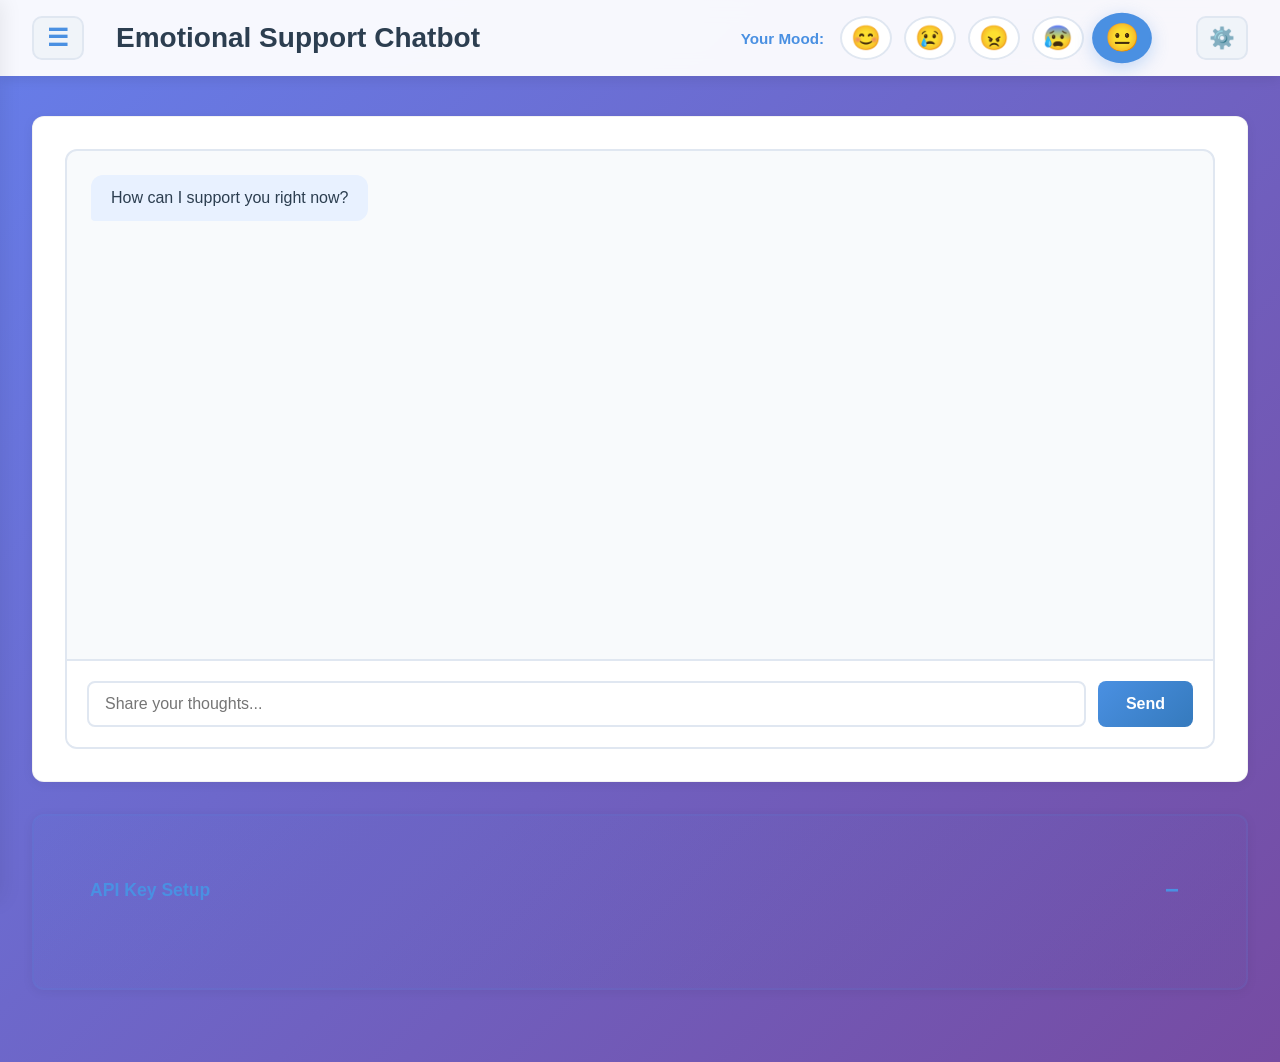
<file: index.html>
<!DOCTYPE html>
<html lang="en">
  <head>
    <meta charset="UTF-8" />
    <meta name="viewport" content="width=device-width, initial-scale=1.0" />
    <title>Wellness Tracker - Home</title>
    <link rel="stylesheet" href="styles.css" />
  </head>
  <body>
    <nav id="sidebar">
      <div class="sidebar-header">
        <h2>Wellness</h2>
        <button id="sidebar-toggle">☰</button>
      </div>
      <ul>
        <li><a href="index.html">Home</a></li>
        <li><a href="goals.html">Goals</a></li>
        <li><a href="tracker.html">Tracker</a></li>
        <li><a href="games.html">Games</a></li>
        <li><a href="login.html">Login</a></li>
        <li><a href="signup.html" class="primary-btn">Sign Up</a></li>
        <li id="logout-nav"><a href="#" id="logout-link" class="back-btn">Logout</a></li>
      </ul>
    </nav>
    <div id="main-content">
      <header>
        <div class="header-left">
          <button id="sidebar-toggle-desktop">☰</button>
          <button id="sidebar-toggle-mobile">☰</button>
        </div>
        <h1>Emotional Support Chatbot</h1>
        <div id="mood-selector">
          <label>Your Mood:</label>
          <div class="mood-options">
            <button class="mood-btn" data-mood="happy">😊</button>
            <button class="mood-btn" data-mood="sad">😢</button>
            <button class="mood-btn" data-mood="angry">😠</button>
            <button class="mood-btn" data-mood="anxious">😰</button>
            <button class="mood-btn" data-mood="neutral">😐</button>
          </div>
        </div>
        <button
          id="api-toggle-btn"
          class="api-toggle-btn"
          title="API Key Settings"
        >
          ⚙️
        </button>
      </header>
      <main>
        <section id="chatbot">
          <div id="chat-window">
            <div id="chat-messages"></div>
            <div class="chat-input-area">
              <input
                type="text"
                id="chat-input"
                placeholder="Share your thoughts..."
              />
              <button id="send-chat">Send</button>
            </div>
          </div>
        </section>
        <section id="api-key-section" class="collapsed">
          <div class="api-key-header">
            <h3>API Key Setup</h3>
            <button class="api-close-btn" title="Collapse">−</button>
          </div>
          <div class="api-key-content">
            <p>
              To enable advanced AI emotional support, enter your OpenAI API
              key:
            </p>
            <input type="password" id="api-key-input" placeholder="sk-..." />
            <button id="save-api-key">Save Key</button>
            <p>
              <small
                >Note: This is stored locally in your browser for this session
                only.</small
              >
            </p>
            <div class="api-links">
              <p><strong>Don't have an API key?</strong></p>
              <ul>
                <li>
                  <a
                    href="https://platform.openai.com/account/api-keys"
                    target="_blank"
                    rel="noopener noreferrer"
                  >
                    Get OpenAI API Key →
                  </a>
                </li>
                <li>
                  <a
                    href="https://console.anthropic.com/account/keys"
                    target="_blank"
                    rel="noopener noreferrer"
                  >
                    Get Anthropic API Key →
                  </a>
                </li>
                <li>
                  <a
                    href="https://ai.google.dev/tutorials/setup"
                    target="_blank"
                    rel="noopener noreferrer"
                  >
                    Get Google Gemini API Key →
                  </a>
                </li>
              </ul>
            </div>
          </div>
        </section>
      </main>
    </div>
    <script src="home.js"></script>
  </body>
</html>
</file>
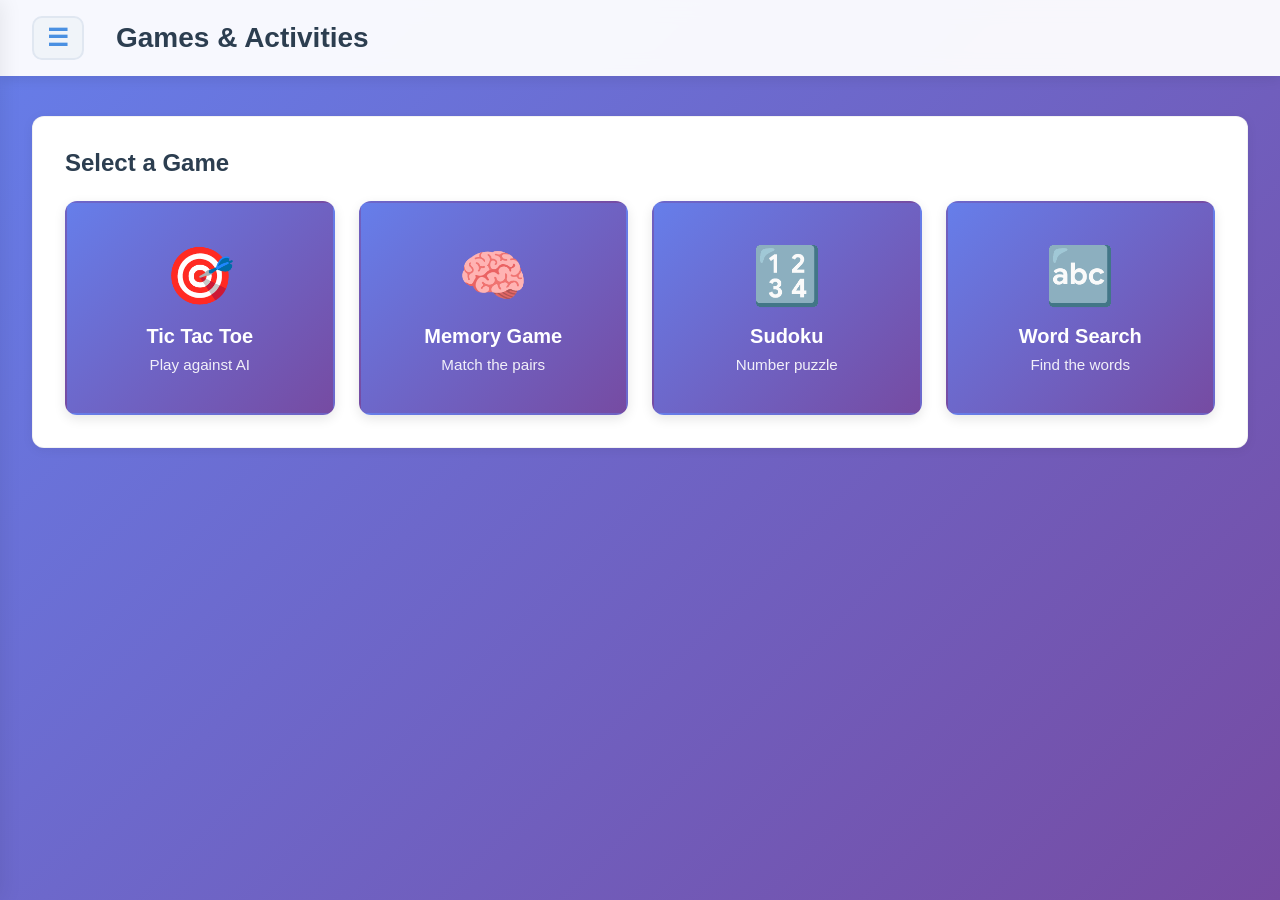
<file: games.html>
<!DOCTYPE html>
<html lang="en">
  <head>
    <meta charset="UTF-8" />
    <meta name="viewport" content="width=device-width, initial-scale=1.0" />
    <title>Wellness Tracker - Games</title>
    <link rel="stylesheet" href="styles.css" />
  </head>
  <body>
    <nav id="sidebar">
      <div class="sidebar-header">
        <h2>Wellness</h2>
        <button id="sidebar-toggle">☰</button>
      </div>
      <ul>
        <li><a href="index.html">Home</a></li>
        <li><a href="goals.html">Goals</a></li>
        <li><a href="tracker.html">Tracker</a></li>
        <li><a href="games.html">Games</a></li>
      </ul>
    </nav>
    <div id="main-content">
      <header>
        <div class="header-left">
          <button id="sidebar-toggle-desktop">☰</button>
          <button id="sidebar-toggle-mobile">☰</button>
        </div>
        <h1>Games & Activities</h1>
      </header>
      <main>
        <section id="game-container">
          <h2>Select a Game</h2>
          <div id="game-cards" class="game-cards">
            <div class="game-card" data-game="tic-tac-toe">
              <div class="game-icon">🎯</div>
              <h3>Tic Tac Toe</h3>
              <p>Play against AI</p>
            </div>
            <div class="game-card" data-game="memory">
              <div class="game-icon">🧠</div>
              <h3>Memory Game</h3>
              <p>Match the pairs</p>
            </div>
            <div class="game-card" data-game="sudoku">
              <div class="game-icon">🔢</div>
              <h3>Sudoku</h3>
              <p>Number puzzle</p>
            </div>
            <div class="game-card" data-game="word-search">
              <div class="game-icon">🔤</div>
              <h3>Word Search</h3>
              <p>Find the words</p>
            </div>
          </div>
        </section>
        <section id="tic-tac-toe" class="game-section hidden">
          <div class="game-header">
            <h2>Tic Tac Toe</h2>
            <button class="back-btn">← Back</button>
          </div>
          <div class="game-mode-selector">
            <button class="mode-btn active" data-mode="ai">Play vs AI</button>
            <button class="mode-btn" data-mode="human">Play vs Human</button>
          </div>
          <div class="game-content">
            <div class="board">
              <div class="cell" data-index="0"></div>
              <div class="cell" data-index="1"></div>
              <div class="cell" data-index="2"></div>
              <div class="cell" data-index="3"></div>
              <div class="cell" data-index="4"></div>
              <div class="cell" data-index="5"></div>
              <div class="cell" data-index="6"></div>
              <div class="cell" data-index="7"></div>
              <div class="cell" data-index="8"></div>
            </div>
            <div class="game-result"></div>
            <button class="reset-btn">New Game</button>
          </div>
        </section>
        <section id="memory-game" class="game-section hidden">
          <div class="game-header">
            <h2>Memory Game</h2>
            <button class="back-btn">← Back</button>
          </div>
          <div class="game-content">
            <div class="memory-board"></div>
            <div class="game-stats">
              <p>Moves: <span id="memory-moves">0</span></p>
              <p>Time: <span id="memory-time">0s</span></p>
            </div>
            <button class="reset-btn">New Game</button>
          </div>
        </section>
        <section id="sudoku" class="game-section hidden">
          <div class="game-header">
            <h2>Sudoku</h2>
            <button class="back-btn">← Back</button>
          </div>
          <div class="game-content">
            <div class="sudoku-board"></div>
            <div class="sudoku-controls">
              <button class="reset-btn">New Puzzle</button>
              <button id="solve-btn">Solve</button>
              <button id="hint-btn">Hint</button>
            </div>
          </div>
        </section>
        <section id="word-search" class="game-section hidden">
          <div class="game-header">
            <h2>Word Search</h2>
            <button class="back-btn">← Back</button>
          </div>
          <div class="game-content">
            <div class="word-grid"></div>
            <div id="word-list"></div>
            <button class="reset-btn">New Puzzle</button>
          </div>
        </section>
      </main>
    </div>
    <script src="games-new.js"></script>
  </body>
</html>
</file>
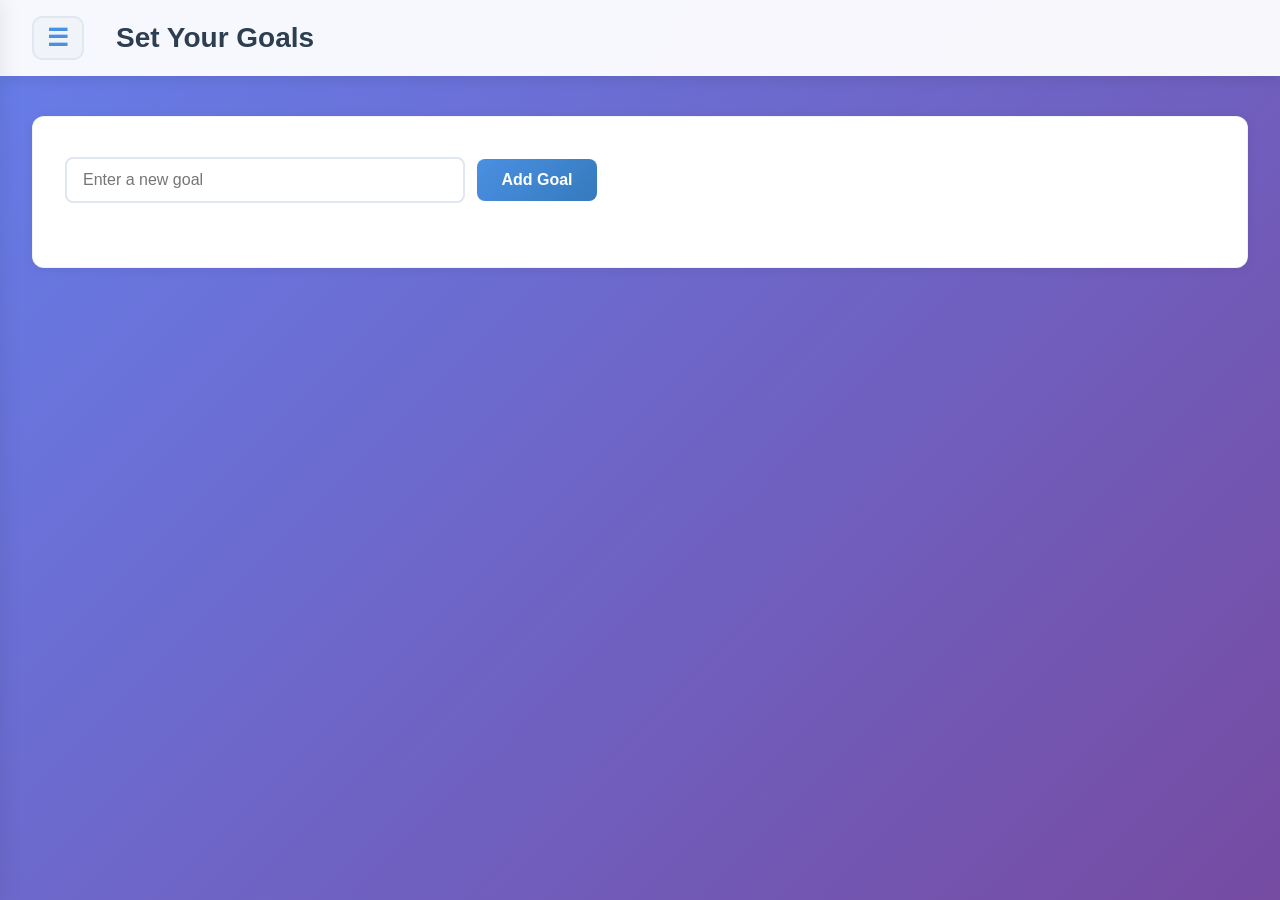
<file: goals.html>
<!DOCTYPE html>
<html lang="en">
  <head>
    <meta charset="UTF-8" />
    <meta name="viewport" content="width=device-width, initial-scale=1.0" />
    <title>Wellness Tracker - Goals</title>
    <link rel="stylesheet" href="styles.css" />
  </head>
  <body>
    <nav id="sidebar">
      <div class="sidebar-header">
        <h2>Wellness</h2>
        <button id="sidebar-toggle">☰</button>
      </div>
      <ul>
        <li><a href="index.html">Home</a></li>
        <li><a href="goals.html">Goals</a></li>
        <li><a href="tracker.html">Tracker</a></li>
        <li><a href="games.html">Games</a></li>
      </ul>
    </nav>
    <div id="main-content">
      <header>
        <div class="header-left">
          <button id="sidebar-toggle-desktop">☰</button>
          <button id="sidebar-toggle-mobile">☰</button>
        </div>
        <h1>Set Your Goals</h1>
      </header>
      <main>
        <section id="goals">
          <input type="text" id="goal-input" placeholder="Enter a new goal" />
          <button id="add-goal">Add Goal</button>
          <ul id="goals-list"></ul>
        </section>
      </main>
    </div>
    <script src="goals.js"></script>
  </body>
</html>
</file>
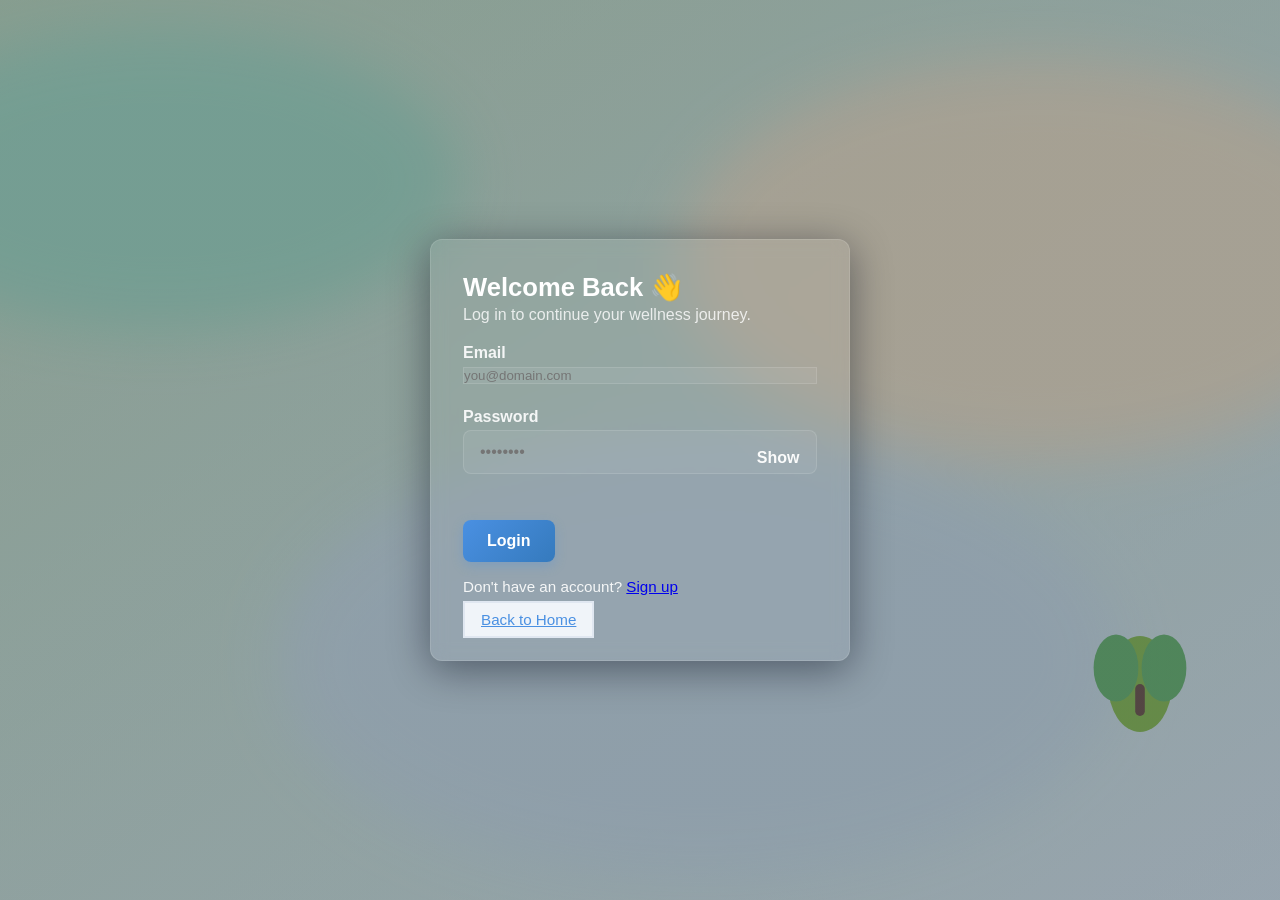
<file: login.html>
<!DOCTYPE html>
<html lang="en">
  <head>
    <meta charset="utf-8" />
    <meta name="viewport" content="width=device-width,initial-scale=1" />
    <title>Login — Wellness</title>
    <link rel="stylesheet" href="styles.css" />
  </head>
  <body class="auth-page">
    <main class="auth-card" role="main">
      <h2>Welcome Back 👋</h2>
      <p class="muted">Log in to continue your wellness journey.</p>
      <form id="login-form" novalidate>
        <label for="login-email">Email</label>
        <input id="login-email" type="email" required placeholder="you@domain.com" />

        <label for="login-password">Password</label>
        <input id="login-password" type="password" required placeholder="••••••••" />

        <div id="login-error" class="form-error" aria-live="polite"></div>

        <button type="submit" class="primary-btn">Login</button>
      </form>

      <p class="auth-footer">Don't have an account? <a href="signup.html">Sign up</a></p>
      <p class="auth-footer"><a href="index.html" class="back-btn">Back to Home</a></p>
    </main>

    <script src="auth.js" defer></script>
  </body>
</html>
</file>
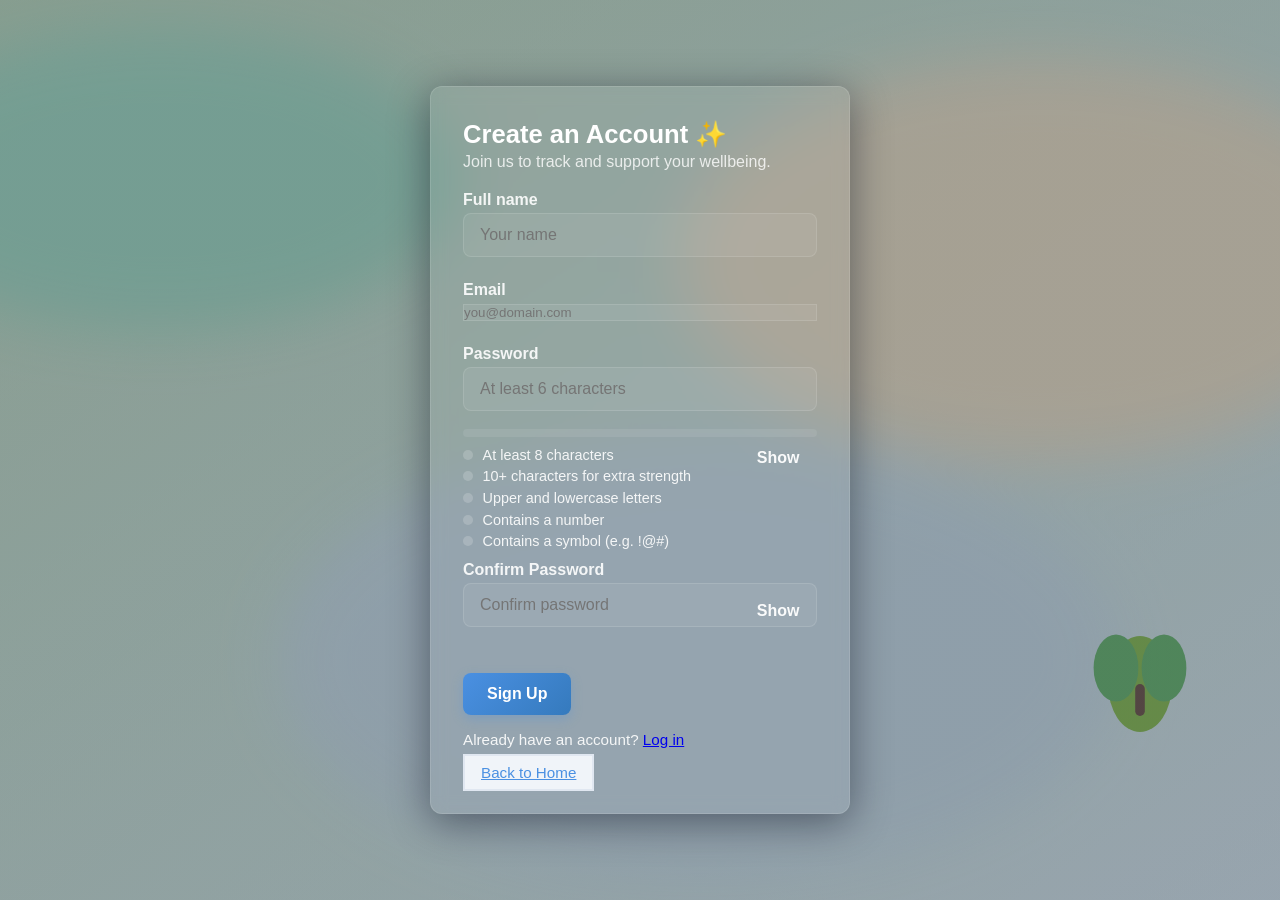
<file: signup.html>
<!DOCTYPE html>
<html lang="en">
  <head>
    <meta charset="utf-8" />
    <meta name="viewport" content="width=device-width,initial-scale=1" />
    <title>Sign Up — Wellness</title>
    <link rel="stylesheet" href="styles.css" />
  </head>
  <body class="auth-page">
    <main class="auth-card" role="main">
      <h2>Create an Account ✨</h2>
      <p class="muted">Join us to track and support your wellbeing.</p>
      <form id="signup-form" novalidate>
        <label for="signup-name">Full name</label>
        <input id="signup-name" type="text" required placeholder="Your name" />

        <label for="signup-email">Email</label>
        <input id="signup-email" type="email" required placeholder="you@domain.com" />

        <label for="signup-password">Password</label>
        <input id="signup-password" type="password" required placeholder="At least 6 characters" />

        <label for="signup-password-confirm">Confirm Password</label>
        <input id="signup-password-confirm" type="password" required placeholder="Confirm password" />

        <div id="signup-error" class="form-error" aria-live="polite"></div>

        <button type="submit" class="primary-btn">Sign Up</button>
      </form>

      <p class="auth-footer">Already have an account? <a href="login.html">Log in</a></p>
      <p class="auth-footer"><a href="index.html" class="back-btn">Back to Home</a></p>
    </main>

    <script src="auth.js" defer></script>
  </body>
</html>
</file>
<file: styles.css>
* {
  margin: 0;
  padding: 0;
  box-sizing: border-box;
}

:root {
  --accent-color: #4a90e2;
  --accent-dark: #357abd;
}

body {
  font-family: -apple-system, BlinkMacSystemFont, "Segoe UI", Roboto,
    "Helvetica Neue", Arial, sans-serif;
  background: linear-gradient(135deg, #667eea 0%, #764ba2 100%);
  color: #2c3e50;
  min-height: 100vh;
  transition: background 0.5s ease;
}

/* ============ SIDEBAR ============ */
#sidebar {
  position: fixed;
  left: 0;
  top: 0;
  width: 260px;
  height: 100vh;
  background: #ffffff;
  -webkit-backdrop-filter: blur(10px);
  backdrop-filter: blur(10px);
  box-shadow: 2px 0 20px rgba(0, 0, 0, 0.08);
  z-index: 999;
  transform: translateX(-260px);
  transition: transform 0.35s cubic-bezier(0.4, 0, 0.2, 1);
  overflow-y: auto;
}

#sidebar.open {
  transform: translateX(0);
}

.sidebar-header {
  background: linear-gradient(
    135deg,
    var(--accent-color) 0%,
    var(--accent-dark) 100%
  );
  color: white;
  padding: 2rem 1.5rem;
  display: flex;
  justify-content: space-between;
  align-items: center;
  gap: 1rem;
  position: sticky;
  top: 0;
  z-index: 10;
}

.sidebar-header h2 {
  font-size: 1.5rem;
  font-weight: 700;
  letter-spacing: 0.5px;
  flex: 1;
}

.sidebar-header button {
  background: rgba(255, 255, 255, 0.2);
  border: 2px solid rgba(255, 255, 255, 0.3);
  color: white;
  font-size: 1.5rem;
  cursor: pointer;
  width: 40px;
  height: 40px;
  border-radius: 8px;
  transition: all 0.2s ease;
  display: none;
}

#sidebar ul {
  list-style: none;
  padding: 1.5rem 0;
}

#sidebar ul li {
  margin: 0;
}

#sidebar ul li a {
  display: flex;
  align-items: center;
  gap: 1rem;
  padding: 1rem 1.5rem;
  color: #2c3e50;
  text-decoration: none;
  font-weight: 500;
  font-size: 1rem;
  transition: all 0.2s ease;
  border-left: 4px solid transparent;
}

#sidebar ul li a:hover,
#sidebar ul li a.active {
  background: rgba(74, 144, 226, 0.1);
  color: var(--accent-color);
  border-left-color: var(--accent-color);
}

/* ============ MAIN CONTENT ============ */
#main-content {
  flex: 1;
  margin-left: 0;
  width: 100%;
  transition: margin-left 0.35s cubic-bezier(0.4, 0, 0.2, 1);
}

/* ============ HEADER ============ */
header {
  background: rgba(255, 255, 255, 0.95);
  -webkit-backdrop-filter: blur(10px);
  backdrop-filter: blur(10px);
  padding: 1rem 2rem;
  box-shadow: 0 4px 12px rgba(0, 0, 0, 0.08);
  display: flex;
  align-items: center;
  gap: 2rem;
  position: sticky;
  top: 0;
  z-index: 100;
}

header .header-left {
  display: flex;
  align-items: center;
  gap: 1rem;
}

#sidebar-toggle-desktop,
#sidebar-toggle-mobile {
  background: #f0f4f9;
  border: 2px solid #e0e7f1;
  color: var(--accent-color);
  font-size: 1.5rem;
  cursor: pointer;
  width: 44px;
  height: 44px;
  border-radius: 10px;
  transition: all 0.2s ease;
  display: flex;
  align-items: center;
  justify-content: center;
}

#sidebar-toggle-desktop:hover,
#sidebar-toggle-mobile:hover {
  background: var(--accent-color);
  color: white;
  border-color: var(--accent-color);
  transform: scale(1.05);
}

#sidebar-toggle-desktop {
  display: flex;
}

#sidebar-toggle-mobile {
  display: none;
}

header h1 {
  font-size: 1.75rem;
  color: #2c3e50;
  font-weight: 700;
  flex: 1;
}

#mood-selector {
  display: flex;
  align-items: center;
  gap: 1rem;
  margin-left: auto;
}

.api-toggle-btn {
  background: #f0f4f9;
  border: 2px solid #e0e7f1;
  color: var(--accent-color);
  font-size: 1.3rem;
  cursor: pointer;
  width: 44px;
  height: 44px;
  border-radius: 10px;
  transition: all 0.2s ease;
  display: flex;
  align-items: center;
  justify-content: center;
  margin-left: 1rem;
}

.api-toggle-btn:hover {
  background: var(--accent-color);
  color: white;
  border-color: var(--accent-color);
  transform: rotate(45deg) scale(1.05);
}

#mood-selector label {
  font-weight: 600;
  color: var(--accent-color);
  font-size: 0.95rem;
}

.mood-options {
  display: flex;
  gap: 0.75rem;
}

.mood-btn {
  background: white;
  border: 2.5px solid #e0e7f1;
  border-radius: 50%;
  width: 44px;
  height: 44px;
  font-size: 1.5rem;
  cursor: pointer;
  transition: all 0.2s ease;
  display: flex;
  align-items: center;
  justify-content: center;
}

.mood-btn:hover {
  transform: scale(1.1);
  border-color: var(--accent-color);
  box-shadow: 0 4px 12px rgba(74, 144, 226, 0.2);
}

.mood-btn.selected {
  background: var(--accent-color);
  border-color: var(--accent-color);
  transform: scale(1.15);
  box-shadow: 0 4px 16px rgba(74, 144, 226, 0.3);
}

/* ============ MAIN CONTENT AREA ============ */
main {
  padding: 2.5rem 2rem;
  max-width: 1400px;
  margin: 0 auto;
}

section {
  background: white;
  border-radius: 12px;
  padding: 2rem;
  margin-bottom: 2rem;
  box-shadow: 0 2px 12px rgba(0, 0, 0, 0.06);
  border: 1px solid rgba(0, 0, 0, 0.05);
  transition: all 0.3s ease;
}

section:hover {
  box-shadow: 0 4px 20px rgba(0, 0, 0, 0.1);
}

section h2 {
  color: #2c3e50;
  font-size: 1.5rem;
  margin-bottom: 1.5rem;
  font-weight: 700;
}

section h3 {
  color: #34495e;
  font-size: 1.2rem;
  margin-bottom: 1rem;
  font-weight: 600;
}

/* ============ BUTTONS ============ */
button {
  font-family: inherit;
  font-weight: 600;
  border: none;
  border-radius: 8px;
  cursor: pointer;
  transition: all 0.2s ease;
  padding: 0.75rem 1.5rem;
  font-size: 1rem;
}

button:active {
  transform: scale(0.98);
}

.primary-btn {
  background: linear-gradient(
    135deg,
    var(--accent-color) 0%,
    var(--accent-dark) 100%
  );
  color: white;
  box-shadow: 0 4px 12px rgba(74, 144, 226, 0.3);
}

.primary-btn:hover {
  box-shadow: 0 6px 20px rgba(74, 144, 226, 0.4);
  transform: translateY(-2px);
}

#save-api-key,
#goals button,
.reset-btn,
#send-chat {
  background: linear-gradient(
    135deg,
    var(--accent-color) 0%,
    var(--accent-dark) 100%
  );
  color: white;
}

#save-api-key:hover,
#goals button:hover,
.reset-btn:hover,
#send-chat:hover {
  box-shadow: 0 6px 20px rgba(74, 144, 226, 0.4);
  transform: translateY(-2px);
}

.back-btn {
  background: #f0f4f9;
  color: var(--accent-color);
  border: 2px solid #e0e7f1;
  padding: 0.5rem 1rem;
  font-size: 0.95rem;
}

.back-btn:hover {
  background: #e0e7f1;
  border-color: var(--accent-color);
}

/* ============ INPUTS ============ */
input[type="text"],
input[type="password"],
input[type="number"] {
  padding: 0.75rem 1rem;
  border: 2px solid #e0e7f1;
  border-radius: 8px;
  font-size: 1rem;
  font-family: inherit;
  transition: all 0.2s ease;
  width: 100%;
  max-width: 400px;
}

input[type="text"]:focus,
input[type="password"]:focus,
input[type="number"]:focus {
  outline: none;
  border-color: var(--accent-color);
  box-shadow: 0 0 0 3px rgba(74, 144, 226, 0.1);
}

/* ============ MOOD THEMES ============ */
.happy {
  background: linear-gradient(135deg, #ffecd2 0%, #fcb69f 100%);
}

.sad {
  background: linear-gradient(135deg, #a8edea 0%, #fed6e3 100%);
}

.angry {
  background: linear-gradient(135deg, #ff9a9e 0%, #fecfef 100%);
}

.anxious {
  background: linear-gradient(135deg, #ffecd2 0%, #fcb69f 100%);
}

.neutral {
  background: linear-gradient(135deg, #667eea 0%, #764ba2 100%);
}

/* ============ GAME CARDS ============ */
.game-cards {
  display: grid;
  grid-template-columns: repeat(auto-fit, minmax(200px, 1fr));
  gap: 1.5rem;
}

.game-card {
  background: linear-gradient(135deg, #667eea 0%, #764ba2 100%);
  color: white;
  padding: 2.5rem 1.5rem;
  border-radius: 12px;
  text-align: center;
  cursor: pointer;
  transition: all 0.3s cubic-bezier(0.4, 0, 0.2, 1);
  box-shadow: 0 4px 12px rgba(0, 0, 0, 0.1);
  border: 2px solid transparent;
  position: relative;
  overflow: hidden;
}

.game-card::before {
  content: "";
  position: absolute;
  inset: 0;
  background: rgba(255, 255, 255, 0.1);
  opacity: 0;
  transition: opacity 0.3s ease;
}

.game-card:hover {
  transform: translateY(-8px) scale(1.02);
  box-shadow: 0 12px 24px rgba(74, 144, 226, 0.3);
  border-color: rgba(255, 255, 255, 0.3);
}

.game-card:hover::before {
  opacity: 1;
}

.game-icon {
  font-size: 3.5rem;
  margin-bottom: 1rem;
  transition: transform 0.3s ease;
}

.game-card:hover .game-icon {
  transform: scale(1.2) rotate(5deg);
}

.game-card h3 {
  color: white;
  margin: 0.75rem 0 0.5rem;
  font-size: 1.25rem;
}

.game-card p {
  color: rgba(255, 255, 255, 0.9);
  margin: 0;
  font-size: 0.95rem;
}

/* ============ CHATBOT ============ */
#chat-window {
  border: 2px solid #e0e7f1;
  height: 600px;
  display: flex;
  flex-direction: column;
  border-radius: 12px;
  overflow: hidden;
  background: #f8fafc;
}

#chat-messages {
  flex: 1;
  padding: 1.5rem;
  overflow-y: auto;
  display: flex;
  flex-direction: column;
  gap: 1rem;
}

#chat-messages .message {
  display: flex;
  padding: 0.875rem 1.25rem;
  border-radius: 12px;
  max-width: 85%;
  word-wrap: break-word;
  animation: slideIn 0.3s ease;
}

@keyframes slideIn {
  from {
    opacity: 0;
    transform: translateY(10px);
  }
  to {
    opacity: 1;
    transform: translateY(0);
  }
}

#chat-messages .message.user {
  background: linear-gradient(
    135deg,
    var(--accent-color) 0%,
    var(--accent-dark) 100%
  );
  color: white;
  align-self: flex-end;
  border-bottom-right-radius: 4px;
}

#chat-messages .message.bot {
  background: #e8f1ff;
  color: #2c3e50;
  align-self: flex-start;
  border-bottom-left-radius: 4px;
  font-weight: 500;
}

#chat-messages .message.typing {
  font-style: italic;
  color: #999;
}

.chat-input-area {
  display: flex;
  gap: 0.75rem;
  padding: 1.25rem;
  background: white;
  border-top: 2px solid #e0e7f1;
}

#chat-input {
  flex: 1;
  padding: 0.75rem 1rem;
  border: 2px solid #e0e7f1;
  border-radius: 8px;
  font-size: 1rem;
  font-family: inherit;
  transition: all 0.2s ease;
  max-width: none;
}

#chat-input:focus {
  outline: none;
  border-color: #4a90e2;
  box-shadow: 0 0 0 3px rgba(74, 144, 226, 0.1);
}

#send-chat {
  padding: 0.75rem 1.75rem;
  background: linear-gradient(135deg, #4a90e2 0%, #357abd 100%);
  color: white;
}

/* ============ GOALS ============ */
#goals input,
#goals button {
  margin: 0.5rem 0.5rem 0.5rem 0;
}

#goals button {
  padding: 0.75rem 1.5rem;
}

#goals-list {
  list-style: none;
  padding: 0;
  margin-top: 1.5rem;
}

#goals-list li {
  background: #f8fafc;
  margin: 0.75rem 0;
  padding: 1.25rem;
  display: flex;
  justify-content: space-between;
  align-items: center;
  border-radius: 10px;
  border-left: 4px solid var(--accent-color);
  box-shadow: 0 2px 8px rgba(0, 0, 0, 0.04);
  transition: all 0.2s ease;
}

#goals-list li:hover {
  box-shadow: 0 4px 12px rgba(0, 0, 0, 0.08);
  transform: translateX(4px);
}

#goals-list span {
  flex: 1;
  color: #2c3e50;
  font-weight: 500;
}

#goals-list button {
  background: #ff6b6b;
  color: white;
  padding: 0.5rem 1rem;
  margin: 0 0.5rem;
  font-size: 0.9rem;
}

#goals-list button:hover {
  background: #ee5a52;
  box-shadow: 0 4px 12px rgba(255, 107, 107, 0.3);
}

#goals-list input[type="checkbox"] {
  width: 20px;
  height: 20px;
  cursor: pointer;
  margin-left: 1rem;
  accent-color: var(--accent-color);
}

/* ============ API KEY SECTION ============ */
#api-key-section {
  background: linear-gradient(
    135deg,
    rgba(74, 144, 226, 0.05) 0%,
    rgba(53, 122, 189, 0.05) 100%
  );
  border: 2px solid rgba(74, 144, 226, 0.1);
  margin-top: 2rem;
  transition: all 0.3s ease;
}

#api-key-section.collapsed .api-key-content {
  max-height: 0;
  overflow: hidden;
  opacity: 0;
  pointer-events: none;
  transition: all 0.3s ease;
}

#api-key-section:not(.collapsed) .api-key-content {
  max-height: 1000px;
  opacity: 1;
  transition: all 0.3s ease;
}

.api-key-header {
  display: flex;
  justify-content: space-between;
  align-items: center;
  padding: 1.5rem;
  cursor: pointer;
}

.api-key-header h3 {
  margin: 0;
  font-size: 1.1rem;
  color: var(--accent-color);
}

.api-close-btn {
  background: transparent;
  border: none;
  color: var(--accent-color);
  font-size: 1.5rem;
  cursor: pointer;
  padding: 0.5rem;
  transition: all 0.2s ease;
  display: flex;
  align-items: center;
  justify-content: center;
  width: 36px;
  height: 36px;
  border-radius: 6px;
}

.api-close-btn:hover {
  background: rgba(74, 144, 226, 0.1);
  transform: scale(1.1);
}

.api-key-content {
  padding: 0 1.5rem 1.5rem 1.5rem;
}

#api-key-section input {
  margin: 1rem 0;
}

#api-key-section button:not(.api-close-btn) {
  margin-top: 1rem;
}

.api-links {
  margin-top: 2rem;
  padding-top: 1.5rem;
  border-top: 2px solid rgba(74, 144, 226, 0.2);
}

.api-links p {
  margin: 0.5rem 0 1rem 0;
  color: #555;
  font-size: 0.9rem;
}

.api-links ul {
  list-style: none;
  padding: 0;
  margin: 0;
}

.api-links li {
  margin: 0.75rem 0;
}

.api-links a {
  display: inline-flex;
  align-items: center;
  gap: 0.5rem;
  color: var(--accent-color);
  text-decoration: none;
  font-weight: 500;
  font-size: 0.95rem;
  transition: all 0.2s ease;
  padding: 0.5rem 0;
}

.api-links a:hover {
  color: var(--accent-dark);
  gap: 0.75rem;
}

/* ============ GAME SECTIONS ============ */
.game-section.hidden {
  display: none !important;
}

.game-header {
  display: flex;
  justify-content: space-between;
  align-items: center;
  margin-bottom: 2rem;
  gap: 1rem;
}

.game-header h2 {
  margin: 0;
  flex: 1;
}

.game-mode-selector {
  display: flex;
  gap: 1rem;
  margin-bottom: 1.5rem;
}

.mode-btn {
  background: #f0f4f9;
  color: var(--accent-color);
  border: 2px solid #e0e7f1;
  padding: 0.75rem 1.5rem;
  transition: all 0.2s ease;
  font-weight: 600;
}

.mode-btn.active {
  background: linear-gradient(
    135deg,
    var(--accent-color) 0%,
    var(--accent-dark) 100%
  );
  color: white;
  border-color: transparent;
  box-shadow: 0 4px 12px rgba(74, 144, 226, 0.3);
}

.game-content {
  background: #f8fafc;
  padding: 2rem;
  border-radius: 10px;
  border: 1px solid #e0e7f1;
}

.game-result {
  text-align: center;
  padding: 1rem;
  min-height: 40px;
  font-weight: 600;
  color: #2c3e50;
  font-size: 1.1rem;
  margin: 1rem 0;
}

.game-stats {
  display: flex;
  gap: 2rem;
  margin: 1.5rem 0;
  padding: 1rem;
  background: white;
  border-radius: 8px;
}

.game-stats p {
  font-weight: 600;
  color: #2c3e50;
}

/* ============ GAME BOARDS ============ */
.board {
  display: grid;
  grid-template-columns: repeat(3, 100px);
  grid-template-rows: repeat(3, 100px);
  gap: 8px;
  margin: 1.5rem auto;
  justify-content: center;
}

.cell {
  background: white;
  border: 2px solid #e0e7f1;
  display: flex;
  align-items: center;
  justify-content: center;
  font-size: 2.5rem;
  cursor: pointer;
  border-radius: 10px;
  transition: all 0.2s ease;
  font-weight: 700;
}

.cell:hover {
  background: #f0f4f9;
  border-color: var(--accent-color);
  transform: scale(1.05);
}

.memory-board {
  display: grid;
  grid-template-columns: repeat(4, 70px);
  grid-template-rows: repeat(4, 70px);
  gap: 8px;
  margin: 1.5rem auto;
  justify-content: center;
}

.memory-card {
  background: linear-gradient(135deg, #667eea 0%, #764ba2 100%);
  border: 2px solid rgba(255, 255, 255, 0.2);
  display: flex;
  align-items: center;
  justify-content: center;
  font-size: 2rem;
  cursor: pointer;
  border-radius: 10px;
  transition: all 0.2s ease;
  color: white;
}

.memory-card:hover {
  transform: scale(1.08);
  box-shadow: 0 4px 12px rgba(0, 0, 0, 0.2);
}

.memory-card.flipped {
  background: white;
  color: #2c3e50;
  border-color: #e0e7f1;
}

.sudoku-board {
  display: grid;
  grid-template-columns: repeat(9, 45px);
  grid-template-rows: repeat(9, 45px);
  gap: 1px;
  margin: 1.5rem auto;
  justify-content: center;
  background: #2c3e50;
  padding: 4px;
  border-radius: 8px;
}

.sudoku-cell {
  background: white;
  border: 1px solid #ccc;
  display: flex;
  align-items: center;
  justify-content: center;
  font-size: 1rem;
  cursor: pointer;
  font-weight: 600;
  color: #2c3e50;
}

.word-grid {
  display: grid;
  grid-template-columns: repeat(10, 35px);
  grid-template-rows: repeat(10, 35px);
  gap: 2px;
  margin: 1.5rem auto;
  justify-content: center;
  background: #f0f4f9;
  padding: 1rem;
  border-radius: 8px;
}

.word-cell {
  background: white;
  border: 1px solid #e0e7f1;
  display: flex;
  align-items: center;
  justify-content: center;
  font-size: 0.9rem;
  font-weight: 600;
  color: #2c3e50;
  cursor: pointer;
  border-radius: 4px;
}

#word-list {
  margin-top: 1.5rem;
  padding: 1.25rem;
  background: #f8fafc;
  border-radius: 8px;
  border: 1px solid #e0e7f1;
}

#word-list h4 {
  color: #2c3e50;
  margin-bottom: 0.75rem;
  font-weight: 600;
}

#word-list ul {
  list-style: none;
  padding: 0;
  display: grid;
  grid-template-columns: repeat(auto-fill, minmax(120px, 1fr));
  gap: 0.5rem;
}

#word-list li {
  background: white;
  padding: 0.5rem 1rem;
  border-radius: 6px;
  border: 1px solid #4a90e2;
  color: #4a90e2;
  font-weight: 600;
  text-align: center;
}

/* ============ TRACKER CHARTS ============ */
#tracker canvas {
  max-width: 100%;
  background: white;
  border-radius: 10px;
  padding: 1rem;
}

/* ============ SCROLLBAR STYLING ============ */
::-webkit-scrollbar {
  width: 8px;
  height: 8px;
}

::-webkit-scrollbar-track {
  background: #f0f4f9;
}

::-webkit-scrollbar-thumb {
  background: #4a90e2;
  border-radius: 4px;
}

::-webkit-scrollbar-thumb:hover {
  background: #357abd;
}

/* ============ RESPONSIVE DESIGN ============ */
@media (max-width: 768px) {
  #sidebar {
    width: 100%;
    transform: translateX(-100%);
  }

  #sidebar.open {
    transform: translateX(0);
  }

  #sidebar-toggle-desktop {
    display: none;
  }

  #sidebar-toggle-mobile {
    display: flex;
  }

  header {
    flex-direction: column;
    gap: 1rem;
    padding: 1rem;
  }

  header h1 {
    font-size: 1.5rem;
    order: 2;
  }

  .header-left {
    order: 1;
    width: 100%;
  }

  #mood-selector {
    order: 3;
    width: 100%;
    justify-content: center;
    margin-left: 0;
  }

  main {
    padding: 1.5rem 1rem;
  }

  section {
    padding: 1.5rem;
  }

  .game-cards {
    grid-template-columns: repeat(auto-fit, minmax(150px, 1fr));
    gap: 1rem;
  }

  .game-card {
    padding: 1.5rem 1rem;
  }

  .game-icon {
    font-size: 2.5rem;
  }

  #chat-window {
    height: 500px;
  }

  .board {
    grid-template-columns: repeat(3, 80px);
    grid-template-rows: repeat(3, 80px);
  }

  .memory-board {
    grid-template-columns: repeat(4, 60px);
    grid-template-rows: repeat(4, 60px);
  }

  .sudoku-board {
    grid-template-columns: repeat(9, 35px);
    grid-template-rows: repeat(9, 35px);
  }

  .word-grid {
    grid-template-columns: repeat(10, 30px);
    grid-template-rows: repeat(10, 30px);
  }
}

@media (max-width: 480px) {
  header {
    padding: 0.75rem;
  }

  header h1 {
    font-size: 1.25rem;
  }

  #mood-selector label {
    display: none;
  }

  .mood-options {
    gap: 0.5rem;
  }

  .mood-btn {
    width: 36px;
    height: 36px;
    font-size: 1.25rem;
  }

  main {
    padding: 1rem;
  }

  section {
    padding: 1rem;
    margin-bottom: 1rem;
  }

  .game-cards {
    grid-template-columns: 1fr;
  }

  #chat-window {
    height: 400px;
  }

  #chat-messages .message {
    max-width: 95%;
  }

  .board {
    grid-template-columns: repeat(3, 70px);
    grid-template-rows: repeat(3, 70px);
    gap: 6px;
  }

  .memory-board {
    grid-template-columns: repeat(4, 50px);
    grid-template-rows: repeat(4, 50px);
  }

  #word-list ul {
    grid-template-columns: repeat(2, 1fr);
  }
}

/* ============ AUTH / LOGIN / SIGNUP ============ */
.auth-page {
  min-height: 100vh;
  display: grid;
  place-items: center;
  /* Use local project asset for the background */
  background-image: linear-gradient(rgba(10,20,30,0.35), rgba(10,20,30,0.35)), url('assets/wellness-bg.svg');
  background-size: cover;
  background-position: center;
  color: white;
}

/* Password toggle + strength meter */
.input-with-toggle {
  position: relative;
}

.input-with-toggle input {
  padding-right: 3.25rem;
}

.password-toggle {
  position: absolute;
  right: 0.5rem;
  top: 50%;
  transform: translateY(-50%);
  background: transparent;
  border: none;
  color: rgba(255,255,255,0.95);
  font-weight: 700;
  cursor: pointer;
  padding: 0.25rem 0.6rem;
  border-radius: 6px;
  transition: transform 220ms ease, background-color 220ms ease;
}

.password-toggle.active {
  transform: translateY(-50%) rotate(10deg) scale(1.02);
  background: rgba(255,255,255,0.06);
}

.strength-meter {
  height: 8px;
  background: rgba(255,255,255,0.08);
  border-radius: 6px;
  margin-top: 6px;
  overflow: hidden;
}

.strength-meter .bar {
  height: 100%;
  width: 0%;
  transition: width 260ms ease, background-color 260ms ease;
}

.strength-text {
  display: block;
  font-size: 0.85rem;
  margin-top: 0.4rem;
  color: rgba(255,255,255,0.85);
  font-weight: 600;
}

/* granular strength tips */
.strength-tips {
  list-style: none;
  padding: 0;
  margin-top: 0.6rem;
  display: grid;
  gap: 0.35rem;
}

.strength-tips li {
  display: flex;
  gap: 0.6rem;
  align-items: center;
  color: rgba(255,255,255,0.9);
  font-size: 0.9rem;
}

.strength-tips li .dot {
  width: 10px;
  height: 10px;
  border-radius: 50%;
  background: rgba(255,255,255,0.18);
  transition: all 180ms ease;
  box-shadow: none;
}

.strength-tips li.met {
  color: #eaffed;
}

.strength-tips li.met .dot {
  background: #4caf50;
  box-shadow: 0 4px 12px rgba(76,175,80,0.18);
  transform: scale(1.12);
}

.auth-card {
  background: rgba(255,255,255,0.06);
  -webkit-backdrop-filter: blur(8px);
  backdrop-filter: blur(8px);
  border-radius: 12px;
  padding: 2rem;
  max-width: 420px;
  width: 92%;
  text-align: left;
  box-shadow: 0 8px 40px rgba(2,6,23,0.45);
  border: 1px solid rgba(255,255,255,0.12);
}

/* hide logout nav by default; shown via JS */
#logout-nav {
  display: none;
}

.auth-card h2 {
  margin-bottom: 0.25rem;
  color: white;
  font-size: 1.6rem;
}

.auth-card .muted {
  color: rgba(255,255,255,0.8);
  margin-bottom: 1.25rem;
}

.auth-card label {
  display: block;
  margin-top: 0.75rem;
  margin-bottom: 0.25rem;
  color: rgba(255,255,255,0.9);
  font-weight: 600;
}

.auth-card input[type="text"],
.auth-card input[type="email"],
.auth-card input[type="password"] {
  width: 100%;
  max-width: none;
  margin-bottom: 0.75rem;
  background: rgba(255,255,255,0.06);
  color: white;
  border: 1px solid rgba(255,255,255,0.12);
}

.auth-card .form-error {
  color: #ffd0d0;
  margin: 0.5rem 0;
  min-height: 1.1rem;
  font-weight: 600;
}

.auth-card .auth-footer {
  margin-top: 1rem;
  color: rgba(255,255,255,0.9);
  font-size: 0.95rem;
}

.user-badge {
  display: inline-flex;
  gap: 0.5rem;
  align-items: center;
}

.user-badge button {
  padding: 0.35rem 0.6rem;
  font-size: 0.9rem;
}
</file>
